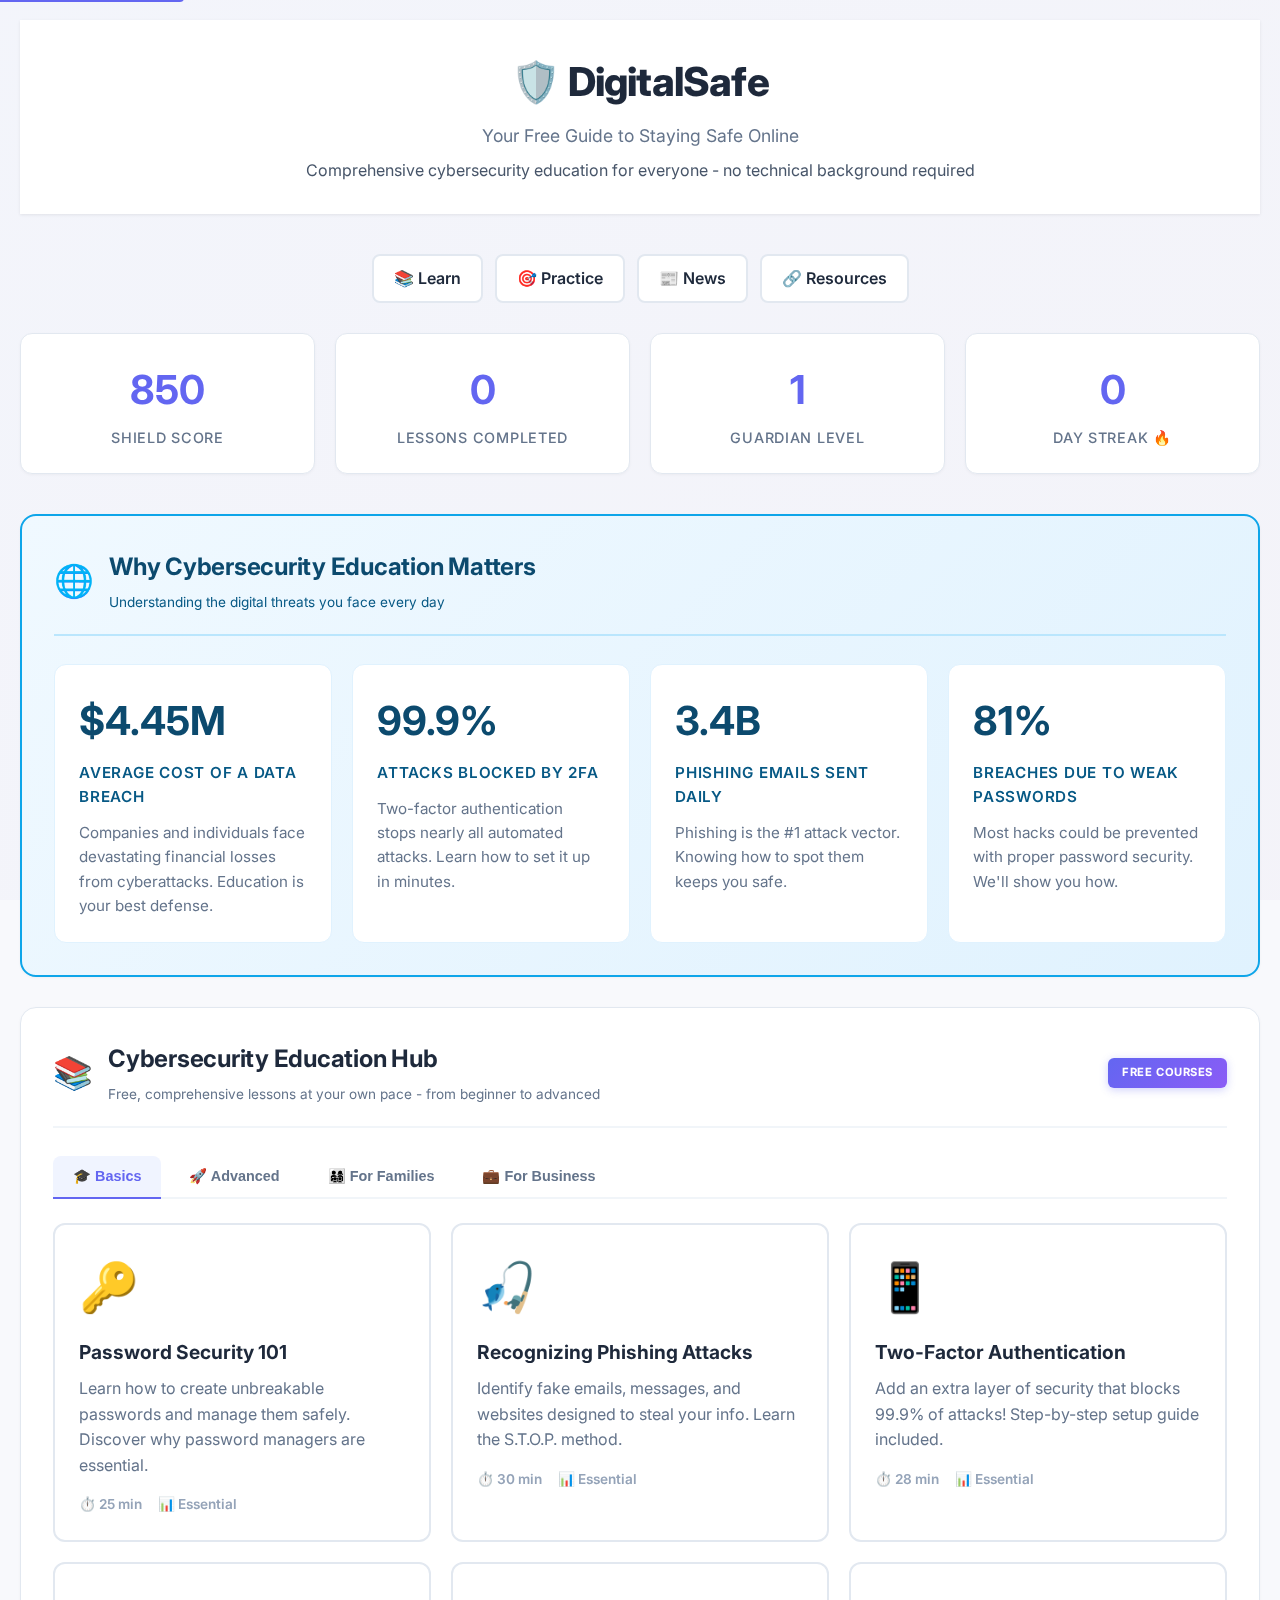
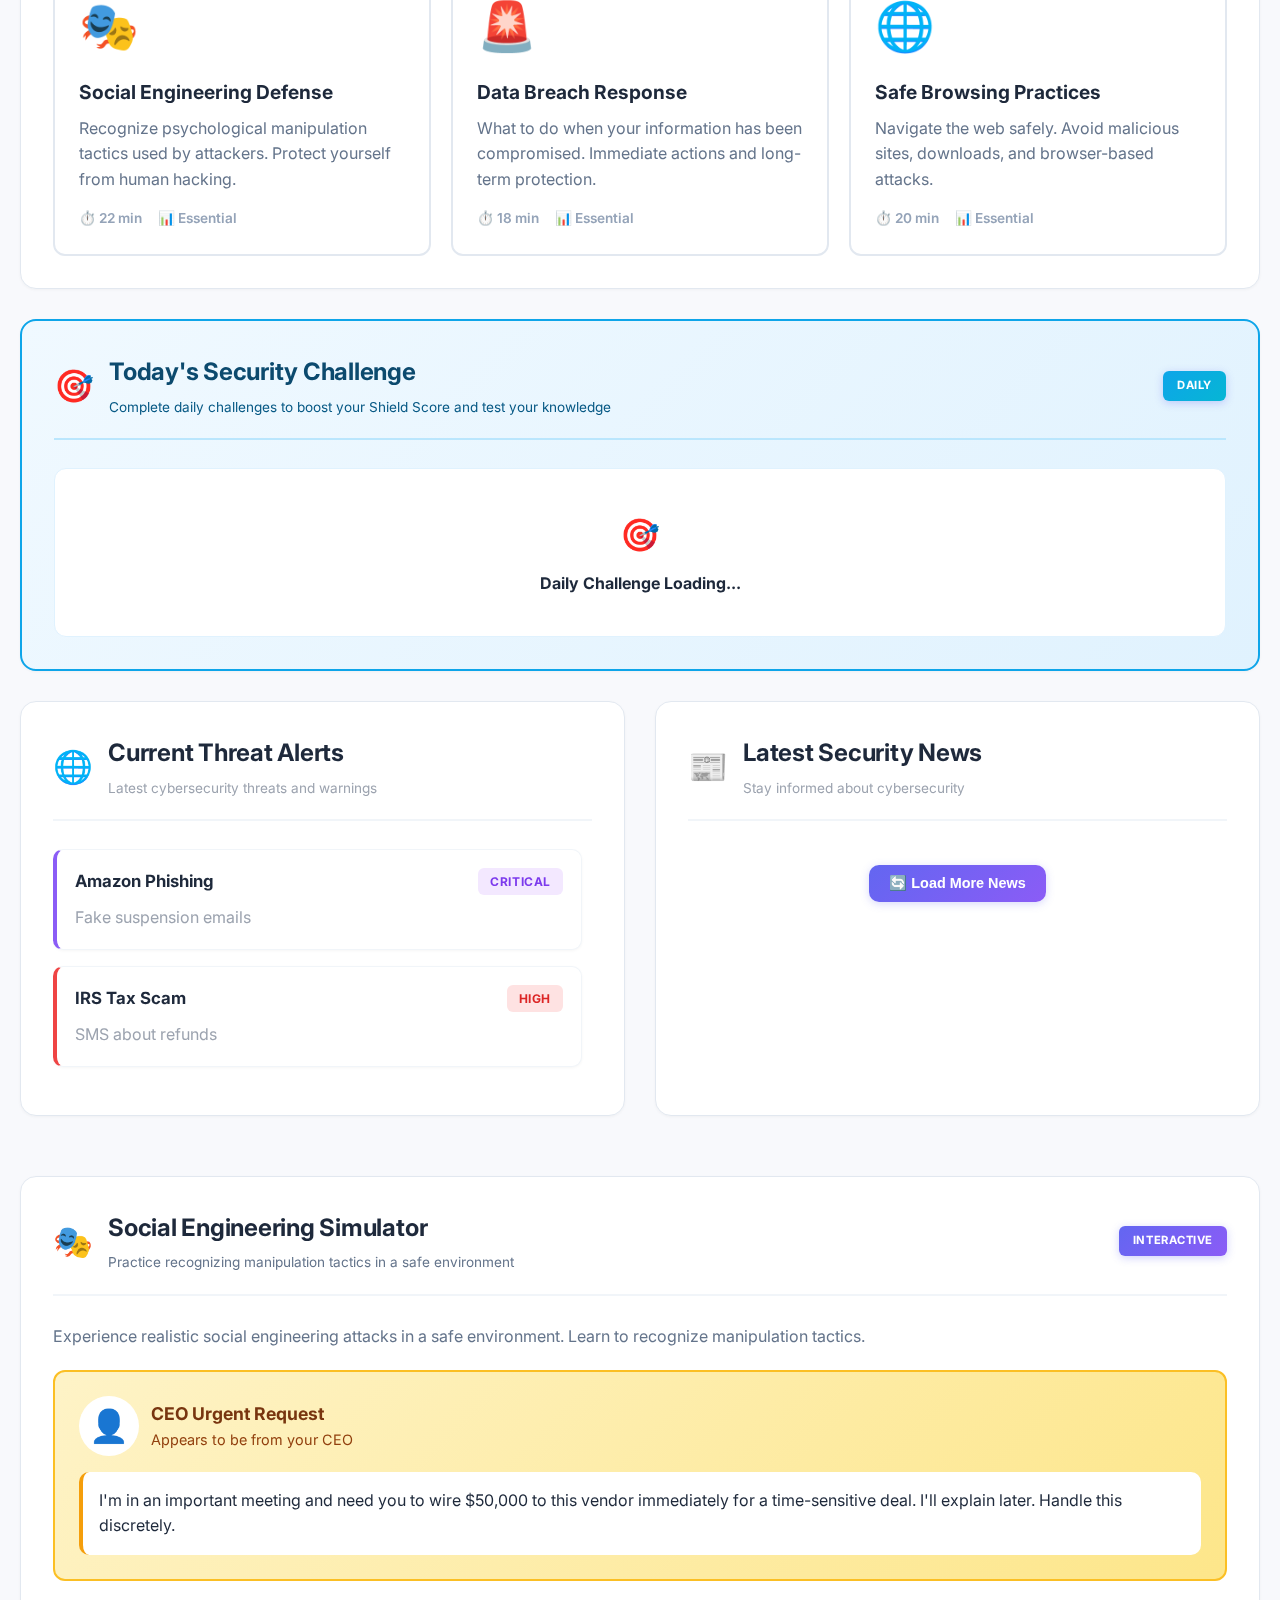
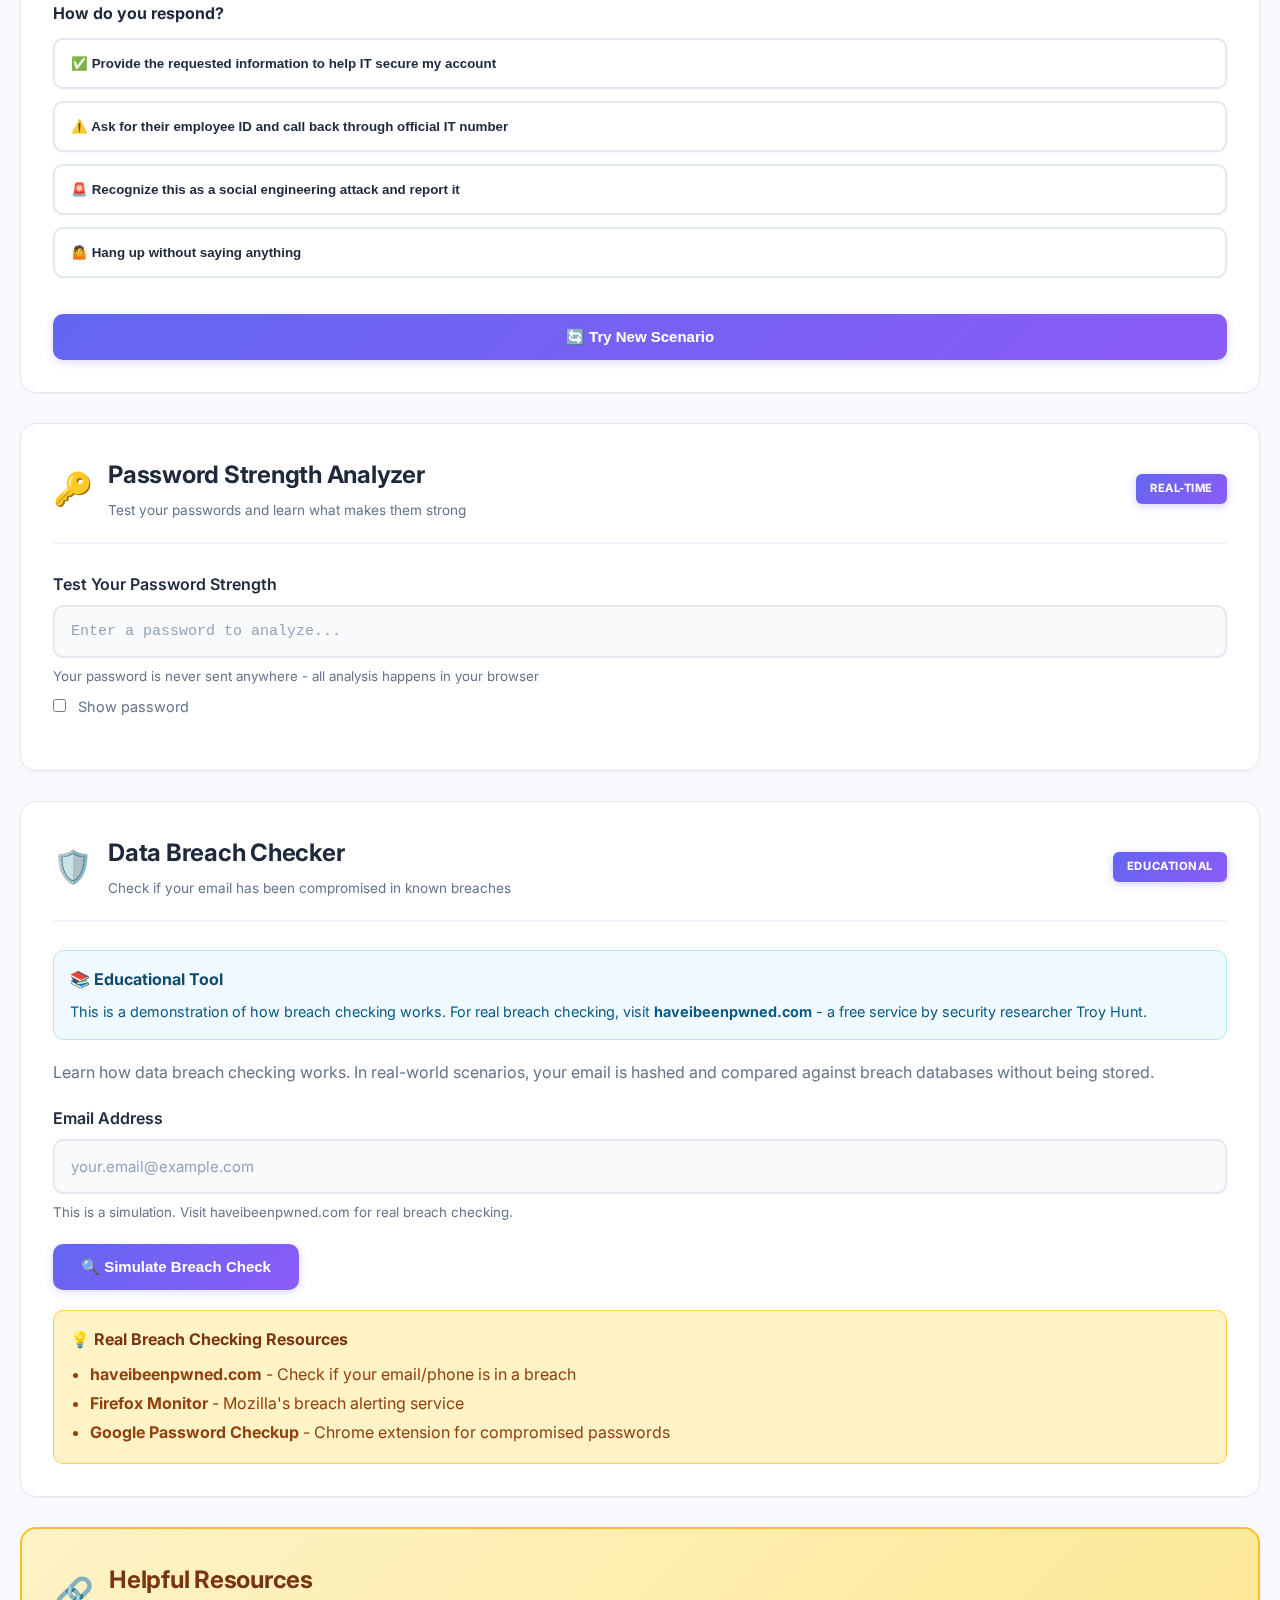
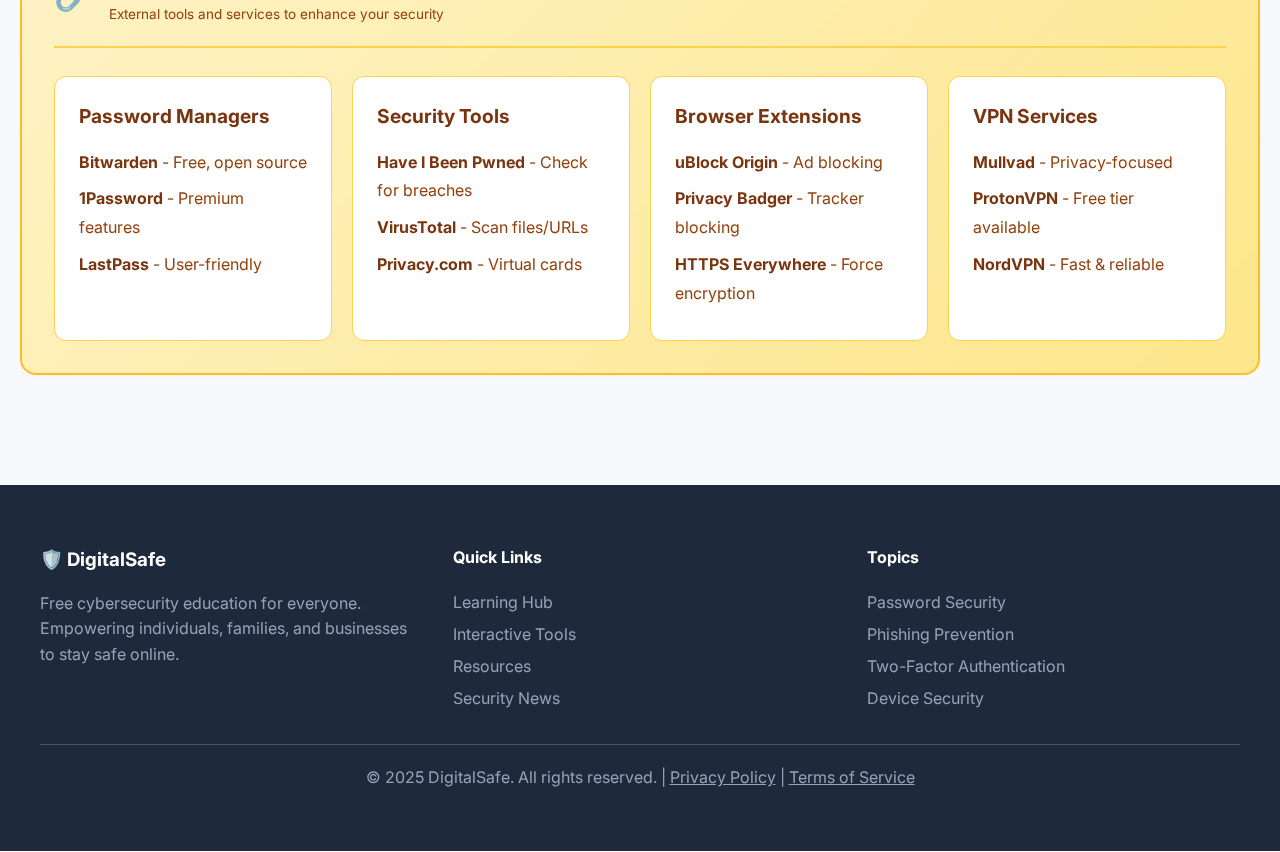
<file: index.html>
<!DOCTYPE html>
<html lang="en">
<head>
    <meta charset="UTF-8">
    <meta name="viewport" content="width=device-width, initial-scale=1.0">
    <meta name="description" content="Learn cybersecurity fundamentals with DigitalSafe. Free interactive lessons on password security, phishing prevention, two-factor authentication, and more. Protect yourself and your family online.">
    <meta name="keywords" content="cybersecurity, online safety, password security, phishing, two-factor authentication, internet safety, data breach, malware protection, digital privacy">
    <meta name="author" content="DigitalSafe">
    <meta name="robots" content="index, follow">
    
    <!-- Open Graph / Social Media -->
    <meta property="og:type" content="website">
    <meta property="og:title" content="DigitalSafe - Free Cybersecurity Education for Everyone">
    <meta property="og:description" content="Master online security with interactive lessons. Learn to protect against phishing, create strong passwords, and keep your data safe.">
    <meta property="og:url" content="https://digitalsafe.com">
    
    <!-- Twitter Card -->
    <meta name="twitter:card" content="summary_large_image">
    <meta name="twitter:title" content="DigitalSafe - Your Guide to Staying Safe Online">
    <meta name="twitter:description" content="Free cybersecurity education for individuals, families, and businesses.">
    
    <title>DigitalSafe - Free Cybersecurity Education & Online Safety Training</title>
    <link rel="stylesheet" type="text/css" href="styles.css">
    
    <!-- Canonical URL -->
    <link rel="canonical" href="https://digitalsafe.com">
    
    <!-- Structured Data for SEO -->
    <script type="application/ld+json">
    {
      "@context": "https://schema.org",
      "@type": "EducationalOrganization",
      "name": "DigitalSafe",
      "description": "Free cybersecurity education platform",
      "url": "https://digitalsafe.com",
      "sameAs": [
        "https://twitter.com/digitalsafe",
        "https://facebook.com/digitalsafe"
      ],
      "courseMode": "online",
      "availableLanguage": "en"
    }
    </script>
</head>
<body>
    <div class="cyber-bg"></div>
    
    <!-- Skip to main content for accessibility -->
    <a href="#main-content" class="skip-link">Skip to main content</a>
    
    <div class="achievement-popup" id="achievementPopup" role="alert" aria-live="polite">
        <div style="font-size: 2em; text-align: center; margin-bottom: 10px;">🏆</div>
        <div style="font-weight: bold; font-size: 1.2em; color: #1e293b;" id="achievementTitle"></div>
        <div style="opacity: 0.8; margin-top: 5px; color: #475569;" id="achievementDesc"></div>
    </div>

    <div class="container">
        <header role="banner">
            <h1>🛡️ DigitalSafe</h1>
            <p class="tagline">Your Free Guide to Staying Safe Online</p>
            <p class="subtitle">Comprehensive cybersecurity education for everyone - no technical background required</p>
        </header>

        <nav aria-label="Quick navigation" class="quick-nav">
            <a href="#learning-hub" class="nav-link">📚 Learn</a>
            <a href="#interactive-tools" class="nav-link">🎯 Practice</a>
            <a href="#security-news" class="nav-link">📰 News</a>
            <a href="#resources" class="nav-link">🔗 Resources</a>
        </nav>

        <div class="stats-bar" role="region" aria-label="Your progress statistics">
            <div class="stat-card">
                <div class="stat-value" id="shieldScore">850</div>
                <div class="stat-label">Shield Score</div>
            </div>
            <div class="stat-card">
                <div class="stat-value" id="lessonsCompleted">0</div>
                <div class="stat-label">Lessons Completed</div>
            </div>
            <div class="stat-card">
                <div class="stat-value" id="userLevel">1</div>
                <div class="stat-label">Guardian Level</div>
            </div>
            <div class="stat-card">
                <div class="stat-value" id="streakDays">0</div>
                <div class="stat-label">Day Streak 🔥</div>
            </div>
        </div>

        <!-- Why Cybersecurity Matters Section -->
        <section class="panel info-panel" style="grid-column: 1 / -1; background: linear-gradient(135deg, #f0f9ff 0%, #e0f2fe 100%); border: 2px solid #0ea5e9;">
            <div class="panel-header" style="border-bottom-color: #bae6fd;">
                <span class="panel-icon">🌐</span>
                <div>
                    <h2 class="panel-title" style="color: #0c4a6e;">Why Cybersecurity Education Matters</h2>
                    <p style="font-size: 0.85em; color: #075985; margin-top: 5px;">Understanding the digital threats you face every day</p>
                </div>
            </div>

            <div class="info-grid">
                <div class="info-card">
                    <div class="info-stat">$4.45M</div>
                    <div class="info-label">Average cost of a data breach</div>
                    <p>Companies and individuals face devastating financial losses from cyberattacks. Education is your best defense.</p>
                </div>
                <div class="info-card">
                    <div class="info-stat">99.9%</div>
                    <div class="info-label">Attacks blocked by 2FA</div>
                    <p>Two-factor authentication stops nearly all automated attacks. Learn how to set it up in minutes.</p>
                </div>
                <div class="info-card">
                    <div class="info-stat">3.4B</div>
                    <div class="info-label">Phishing emails sent daily</div>
                    <p>Phishing is the #1 attack vector. Knowing how to spot them keeps you safe.</p>
                </div>
                <div class="info-card">
                    <div class="info-stat">81%</div>
                    <div class="info-label">Breaches due to weak passwords</div>
                    <p>Most hacks could be prevented with proper password security. We'll show you how.</p>
                </div>
            </div>
        </section>

        <!-- Educational Learning Hub -->
        <section id="learning-hub" class="panel" style="grid-column: 1 / -1;">
            <div class="panel-header">
                <span class="panel-icon">📚</span>
                <div>
                    <h2 class="panel-title">Cybersecurity Education Hub</h2>
                    <p style="font-size: 0.85em; color: #64748b; margin-top: 5px;">Free, comprehensive lessons at your own pace - from beginner to advanced</p>
                </div>
                <span class="ai-badge">FREE COURSES</span>
            </div>

            <div class="tabs" role="tablist" style="margin-bottom: 24px;">
                <button class="tab active" role="tab" aria-selected="true" aria-controls="learning-basics" onclick="switchLearningTab('basics', event)">🎓 Basics</button>
                <button class="tab" role="tab" aria-selected="false" aria-controls="learning-advanced" onclick="switchLearningTab('advanced', event)">🚀 Advanced</button>
                <button class="tab" role="tab" aria-selected="false" aria-controls="learning-families" onclick="switchLearningTab('families', event)">👨‍👩‍👧‍👦 For Families</button>
                <button class="tab" role="tab" aria-selected="false" aria-controls="learning-business" onclick="switchLearningTab('business', event)">💼 For Business</button>
            </div>

            <div id="learning-basics" class="tab-content active" role="tabpanel">
                <div style="display: grid; grid-template-columns: repeat(auto-fit, minmax(280px, 1fr)); gap: 20px;">
                    <article class="lesson-card" onclick="openLesson('passwords')" tabindex="0" role="button" onkeypress="if(event.key==='Enter') openLesson('passwords')">
                        <div class="lesson-icon">🔑</div>
                        <h3>Password Security 101</h3>
                        <p>Learn how to create unbreakable passwords and manage them safely. Discover why password managers are essential.</p>
                        <div class="lesson-meta">
                            <span>⏱️ 25 min</span>
                            <span>📊 Essential</span>
                        </div>
                    </article>

                    <article class="lesson-card" onclick="openLesson('phishing')" tabindex="0" role="button" onkeypress="if(event.key==='Enter') openLesson('phishing')">
                        <div class="lesson-icon">🎣</div>
                        <h3>Recognizing Phishing Attacks</h3>
                        <p>Identify fake emails, messages, and websites designed to steal your info. Learn the S.T.O.P. method.</p>
                        <div class="lesson-meta">
                            <span>⏱️ 30 min</span>
                            <span>📊 Essential</span>
                        </div>
                    </article>

                    <article class="lesson-card" onclick="openLesson('2fa')" tabindex="0" role="button" onkeypress="if(event.key==='Enter') openLesson('2fa')">
                        <div class="lesson-icon">📱</div>
                        <h3>Two-Factor Authentication</h3>
                        <p>Add an extra layer of security that blocks 99.9% of attacks! Step-by-step setup guide included.</p>
                        <div class="lesson-meta">
                            <span>⏱️ 28 min</span>
                            <span>📊 Essential</span>
                        </div>
                    </article>

                    <article class="lesson-card" onclick="openLesson('social-engineering')" tabindex="0" role="button" onkeypress="if(event.key==='Enter') openLesson('social-engineering')">
                        <div class="lesson-icon">🎭</div>
                        <h3>Social Engineering Defense</h3>
                        <p>Recognize psychological manipulation tactics used by attackers. Protect yourself from human hacking.</p>
                        <div class="lesson-meta">
                            <span>⏱️ 22 min</span>
                            <span>📊 Essential</span>
                        </div>
                    </article>

                    <article class="lesson-card" onclick="openLesson('data-breaches')" tabindex="0" role="button" onkeypress="if(event.key==='Enter') openLesson('data-breaches')">
                        <div class="lesson-icon">🚨</div>
                        <h3>Data Breach Response</h3>
                        <p>What to do when your information has been compromised. Immediate actions and long-term protection.</p>
                        <div class="lesson-meta">
                            <span>⏱️ 18 min</span>
                            <span>📊 Essential</span>
                        </div>
                    </article>

                    <article class="lesson-card" onclick="openLesson('safe-browsing')" tabindex="0" role="button" onkeypress="if(event.key==='Enter') openLesson('safe-browsing')">
                        <div class="lesson-icon">🌐</div>
                        <h3>Safe Browsing Practices</h3>
                        <p>Navigate the web safely. Avoid malicious sites, downloads, and browser-based attacks.</p>
                        <div class="lesson-meta">
                            <span>⏱️ 20 min</span>
                            <span>📊 Essential</span>
                        </div>
                    </article>
                </div>
            </div>

            <div id="learning-advanced" class="tab-content" role="tabpanel">
                <div style="display: grid; grid-template-columns: repeat(auto-fit, minmax(280px, 1fr)); gap: 20px;">
                    <article class="lesson-card" onclick="openLesson('vpn')" tabindex="0" role="button" onkeypress="if(event.key==='Enter') openLesson('vpn')">
                        <div class="lesson-icon">🛡️</div>
                        <h3>VPNs and Encryption</h3>
                        <p>Protect your internet traffic and privacy with VPN technology. Learn when and how to use VPNs.</p>
                        <div class="lesson-meta">
                            <span>⏱️ 25 min</span>
                            <span>📊 Advanced</span>
                        </div>
                    </article>

                    <article class="lesson-card" onclick="openLesson('secure-devices')" tabindex="0" role="button" onkeypress="if(event.key==='Enter') openLesson('secure-devices')">
                        <div class="lesson-icon">💻</div>
                        <h3>Securing Your Devices</h3>
                        <p>Comprehensive security for phones, tablets, and computers. Encryption, updates, and more.</p>
                        <div class="lesson-meta">
                            <span>⏱️ 30 min</span>
                            <span>📊 Advanced</span>
                        </div>
                    </article>

                    <article class="lesson-card" onclick="openLesson('malware')" tabindex="0" role="button" onkeypress="if(event.key==='Enter') openLesson('malware')">
                        <div class="lesson-icon">🦠</div>
                        <h3>Understanding Malware</h3>
                        <p>Viruses, ransomware, spyware and how to protect yourself. Prevention and removal strategies.</p>
                        <div class="lesson-meta">
                            <span>⏱️ 28 min</span>
                            <span>📊 Advanced</span>
                        </div>
                    </article>

                    <article class="lesson-card" onclick="openLesson('privacy')" tabindex="0" role="button" onkeypress="if(event.key==='Enter') openLesson('privacy')">
                        <div class="lesson-icon">🔒</div>
                        <h3>Online Privacy Protection</h3>
                        <p>Control your data and protect your digital footprint. Social media privacy and browser security.</p>
                        <div class="lesson-meta">
                            <span>⏱️ 26 min</span>
                            <span>📊 Advanced</span>
                        </div>
                    </article>
                </div>
            </div>

            <div id="learning-families" class="tab-content" role="tabpanel">
                <div style="display: grid; grid-template-columns: repeat(auto-fit, minmax(280px, 1fr)); gap: 20px;">
                    <article class="lesson-card" onclick="openLesson('kids-safety')" tabindex="0" role="button" onkeypress="if(event.key==='Enter') openLesson('kids-safety')">
                        <div class="lesson-icon">👶</div>
                        <h3>Teaching Kids Internet Safety</h3>
                        <p>Age-appropriate strategies to keep children safe online. From toddlers to teens.</p>
                        <div class="lesson-meta">
                            <span>⏱️ 24 min</span>
                            <span>📊 For Parents</span>
                        </div>
                    </article>

                    <article class="lesson-card" onclick="openLesson('parental-controls')" tabindex="0" role="button" onkeypress="if(event.key==='Enter') openLesson('parental-controls')">
                        <div class="lesson-icon">🔧</div>
                        <h3>Setting Up Parental Controls</h3>
                        <p>Step-by-step guide for all devices and platforms. Screen time, content filtering, and monitoring.</p>
                        <div class="lesson-meta">
                            <span>⏱️ 28 min</span>
                            <span>📊 For Parents</span>
                        </div>
                    </article>

                    <article class="lesson-card" onclick="openLesson('elderly-safety')" tabindex="0" role="button" onkeypress="if(event.key==='Enter') openLesson('elderly-safety')">
                        <div class="lesson-icon">👴</div>
                        <h3>Protecting Seniors from Scams</h3>
                        <p>Help elderly family members avoid common online scams. Recognize and prevent fraud.</p>
                        <div class="lesson-meta">
                            <span>⏱️ 22 min</span>
                            <span>📊 For Caregivers</span>
                        </div>
                    </article>
                </div>
            </div>

            <div id="learning-business" class="tab-content" role="tabpanel">
                <div style="display: grid; grid-template-columns: repeat(auto-fit, minmax(280px, 1fr)); gap: 20px;">
                    <article class="lesson-card" onclick="openLesson('business-security')" tabindex="0" role="button" onkeypress="if(event.key==='Enter') openLesson('business-security')">
                        <div class="lesson-icon">🏢</div>
                        <h3>Small Business Cybersecurity</h3>
                        <p>Essential security practices for protecting your business from cyber threats.</p>
                        <div class="lesson-meta">
                            <span>⏱️ 32 min</span>
                            <span>📊 Business</span>
                        </div>
                    </article>

                    <article class="lesson-card" onclick="openLesson('employee-training')" tabindex="0" role="button" onkeypress="if(event.key==='Enter') openLesson('employee-training')">
                        <div class="lesson-icon">👥</div>
                        <h3>Employee Security Training</h3>
                        <p>Build a security-aware culture in your organization. Training programs and best practices.</p>
                        <div class="lesson-meta">
                            <span>⏱️ 35 min</span>
                            <span>📊 Business</span>
                        </div>
                    </article>

                    <article class="lesson-card" onclick="openLesson('incident-response')" tabindex="0" role="button" onkeypress="if(event.key==='Enter') openLesson('incident-response')">
                        <div class="lesson-icon">🚨</div>
                        <h3>Incident Response Planning</h3>
                        <p>Prepare for and respond to security incidents effectively. Create your response plan.</p>
                        <div class="lesson-meta">
                            <span>⏱️ 30 min</span>
                            <span>📊 Business</span>
                        </div>
                    </article>
                </div>
            </div>
        </section>

        <!-- Interactive Lesson Modal -->
        <div id="lessonModal" role="dialog" aria-modal="true" aria-labelledby="lessonTitle" style="display: none; position: fixed; top: 0; left: 0; right: 0; bottom: 0; background: rgba(0,0,0,0.8); z-index: 2000; overflow-y: auto; padding: 20px;">
            <div style="max-width: 900px; margin: 40px auto; background: white; border-radius: 20px; padding: 40px; position: relative;">
                <button onclick="closeLesson()" aria-label="Close lesson" style="position: absolute; top: 20px; right: 20px; background: #f1f5f9; border: none; width: 40px; height: 40px; border-radius: 50%; cursor: pointer; font-size: 1.5em; color: #64748b;">×</button>
                <div id="lessonContent"></div>
            </div>
        </div>

        <!-- News Article Modal -->
        <div id="newsModal" role="dialog" aria-modal="true" aria-labelledby="newsTitle" style="display: none; position: fixed; top: 0; left: 0; right: 0; bottom: 0; background: rgba(0,0,0,0.8); z-index: 2000; overflow-y: auto; padding: 20px;">
            <div style="max-width: 800px; margin: 40px auto; background: white; border-radius: 20px; padding: 40px; position: relative;">
                <button onclick="closeNews()" aria-label="Close article" style="position: absolute; top: 20px; right: 20px; background: #f1f5f9; border: none; width: 40px; height: 40px; border-radius: 50%; cursor: pointer; font-size: 1.5em; color: #64748b;">×</button>
                <div id="newsContent"></div>
            </div>
        </div>

        <!-- Daily Security Challenge -->
        <section id="interactive-tools" class="panel" style="background: linear-gradient(135deg, #f0f9ff 0%, #e0f2fe 100%); border: 2px solid #0ea5e9;">
            <div class="panel-header" style="border-bottom-color: #bae6fd;">
                <span class="panel-icon">🎯</span>
                <div>
                    <h2 class="panel-title" style="color: #0c4a6e;">Today's Security Challenge</h2>
                    <p style="font-size: 0.85em; color: #075985; margin-top: 5px;">Complete daily challenges to boost your Shield Score and test your knowledge</p>
                </div>
                <span class="ai-badge" style="background: linear-gradient(135deg, #0ea5e9, #06b6d4);">DAILY</span>
            </div>

            <div id="dailyChallenge" style="padding: 20px; background: white; border-radius: 12px; border: 1px solid #e0f2fe;">
                <!-- Populated by JavaScript -->
            </div>
        </section>

        <div class="main-grid">
            <!-- Live Threat Intelligence -->
            <article class="panel">
                <div class="panel-header">
                    <span class="panel-icon">🌐</span>
                    <div>
                        <h2 class="panel-title">Current Threat Alerts</h2>
                        <p style="font-size: 0.85em; color: #9ca3af; margin-top: 5px;">Latest cybersecurity threats and warnings</p>
                    </div>
                </div>

                <div class="community-feed" id="communityFeed">
                    <!-- Populated by JavaScript -->
                </div>
            </article>

            <!-- Security News -->
            <article id="security-news" class="panel">
                <div class="panel-header">
                    <span class="panel-icon">📰</span>
                    <div>
                        <h2 class="panel-title">Latest Security News</h2>
                        <p style="font-size: 0.85em; color: #9ca3af; margin-top: 5px;">Stay informed about cybersecurity</p>
                    </div>
                </div>

                <div class="news-feed" id="newsFeed">
                    <!-- Populated by JavaScript -->
                </div>

                <div style="margin-top: 16px; text-align: center;">
                    <button class="btn" onclick="loadMoreNews()" style="padding: 10px 20px; font-size: 0.9em;">
                        🔄 Load More News
                    </button>
                </div>
            </article>
        </div>

        <!-- Social Engineering Simulator -->
        <section class="panel">
            <div class="panel-header">
                <span class="panel-icon">🎭</span>
                <div>
                    <h2 class="panel-title">Social Engineering Simulator</h2>
                    <p style="font-size: 0.85em; color: #64748b; margin-top: 5px;">Practice recognizing manipulation tactics in a safe environment</p>
                </div>
                <span class="ai-badge">INTERACTIVE</span>
            </div>

            <p style="color: #64748b; margin-bottom: 20px;">Experience realistic social engineering attacks in a safe environment. Learn to recognize manipulation tactics.</p>

            <div id="socialEngScenario" style="background: linear-gradient(135deg, #fef3c7 0%, #fde68a 100%); border: 2px solid #fbbf24; border-radius: 12px; padding: 24px; margin-bottom: 20px;">
                <div style="display: flex; align-items: center; gap: 12px; margin-bottom: 16px;">
                    <div style="width: 60px; height: 60px; background: white; border-radius: 50%; display: flex; align-items: center; justify-content: center; font-size: 2em;">
                        👤
                    </div>
                    <div style="flex: 1;">
                        <div style="font-weight: 700; color: #78350f; font-size: 1.1em;" id="attackerName">Unknown Caller</div>
                        <div style="color: #92400e; font-size: 0.9em;" id="attackerRole">Claims to be from IT Support</div>
                    </div>
                </div>
                <div style="background: white; padding: 16px; border-radius: 10px; border-left: 4px solid #f59e0b;">
                    <div style="color: #1e293b; line-height: 1.6;" id="attackerMessage">
                        "Hi, this is John from IT. We've detected suspicious activity on your account. I need you to verify your username and password immediately to secure your account."
                    </div>
                </div>
            </div>

            <div style="margin-bottom: 20px;">
                <strong style="color: #1e293b; display: block; margin-bottom: 12px;">How do you respond?</strong>
                <div style="display: grid; gap: 12px;">
                    <button class="choice-btn" onclick="respondToSocialEng('comply')" style="text-align: left;">
                        ✅ Provide the requested information to help IT secure my account
                    </button>
                    <button class="choice-btn" onclick="respondToSocialEng('verify')" style="text-align: left;">
                        ⚠️ Ask for their employee ID and call back through official IT number
                    </button>
                    <button class="choice-btn" onclick="respondToSocialEng('suspicious')" style="text-align: left;">
                        🚨 Recognize this as a social engineering attack and report it
                    </button>
                    <button class="choice-btn" onclick="respondToSocialEng('ignore')" style="text-align: left;">
                        🤷 Hang up without saying anything
                    </button>
                </div>
            </div>

            <div id="socialEngResult" style="display: none; margin-top: 20px;" role="alert" aria-live="polite"></div>

            <button class="btn" onclick="loadNewSocialEngScenario()" style="width: 100%; margin-top: 16px;">
                🔄 Try New Scenario
            </button>
        </section>

        <!-- Password Strength Checker -->
        <section class="panel">
            <div class="panel-header">
                <span class="panel-icon">🔑</span>
                <div>
                    <h2 class="panel-title">Password Strength Analyzer</h2>
                    <p style="font-size: 0.85em; color: #64748b; margin-top: 5px;">Test your passwords and learn what makes them strong</p>
                </div>
                <span class="ai-badge">REAL-TIME</span>
            </div>

            <div class="input-group">
                <label for="passwordInput" style="color: #1e293b; font-weight: 600;">Test Your Password Strength</label>
                <input 
                    type="password" 
                    id="passwordInput" 
                    class="ai-input" 
                    placeholder="Enter a password to analyze..."
                    oninput="analyzePassword()"
                    style="font-family: monospace; min-height: auto;"
                    aria-describedby="passwordHelp"
                >
                <small id="passwordHelp" style="color: #64748b; display: block; margin-top: 8px;">
                    Your password is never sent anywhere - all analysis happens in your browser
                </small>
                <div style="margin-top: 8px;">
                    <label style="font-size: 0.9em; color: #64748b; font-weight: 400;">
                        <input type="checkbox" id="showPassword" onchange="togglePassword()" style="margin-right: 8px;">
                        Show password
                    </label>
                </div>
            </div>

            <div id="passwordStrengthResult" style="margin-top: 20px; display: none;">
                <div class="threat-meter" style="background: #f8fafc;">
                    <div style="margin-bottom: 15px; display: flex; justify-content: space-between; align-items: center;">
                        <strong style="font-size: 1.1em; color: #1e293b;">Strength Score</strong>
                        <span id="strengthPercentage" class="confidence-score">0%</span>
                    </div>
                    <div class="xp-bar" style="height: 12px; margin-top: 12px;" role="progressbar" aria-valuemin="0" aria-valuemax="100" aria-valuenow="0">
                        <div id="strengthBar" class="xp-fill" style="width: 0%"></div>
                    </div>
                    <div id="strengthLabel" style="text-align: center; margin-top: 12px; font-weight: 700; font-size: 1.1em;"></div>
                </div>

                <div id="passwordFeedback" style="margin-top: 16px;"></div>
            </div>
        </section>

        <!-- Breach Checker -->
        <section class="panel">
            <div class="panel-header">
                <span class="panel-icon">🛡️</span>
                <div>
                    <h2 class="panel-title">Data Breach Checker</h2>
                    <p style="font-size: 0.85em; color: #64748b; margin-top: 5px;">Check if your email has been compromised in known breaches</p>
                </div>
                <span class="ai-badge">EDUCATIONAL</span>
            </div>

            <div style="background: #f0f9ff; padding: 16px; border-radius: 10px; border: 1px solid #bae6fd; margin-bottom: 20px;">
                <strong style="color: #0c4a6e; display: block; margin-bottom: 8px;">📚 Educational Tool</strong>
                <p style="color: #075985; font-size: 0.9em; line-height: 1.6;">
                    This is a demonstration of how breach checking works. For real breach checking, visit <strong>haveibeenpwned.com</strong> - a free service by security researcher Troy Hunt.
                </p>
            </div>

            <p style="color: #64748b; margin-bottom: 20px;">Learn how data breach checking works. In real-world scenarios, your email is hashed and compared against breach databases without being stored.</p>

            <div class="input-group">
                <label for="breachEmail" style="color: #1e293b; font-weight: 600;">Email Address</label>
                <input 
                    type="email" 
                    id="breachEmail" 
                    class="ai-input" 
                    placeholder="your.email@example.com"
                    style="min-height: auto;"
                    aria-describedby="breachHelp"
                >
                <small id="breachHelp" style="color: #64748b; display: block; margin-top: 8px;">
                    This is a simulation. Visit haveibeenpwned.com for real breach checking.
                </small>
            </div>

            <button class="btn" onclick="checkBreach()">🔍 Simulate Breach Check</button>

            <div id="breachResult" style="margin-top: 20px; display: none;" role="alert" aria-live="polite"></div>

            <div style="background: #fef3c7; padding: 16px; border-radius: 10px; border: 1px solid #fcd34d; margin-top: 20px;">
                <strong style="color: #78350f; display: block; margin-bottom: 8px;">💡 Real Breach Checking Resources</strong>
                <ul style="color: #92400e; margin-left: 20px; line-height: 1.8;">
                    <li><strong>haveibeenpwned.com</strong> - Check if your email/phone is in a breach</li>
                    <li><strong>Firefox Monitor</strong> - Mozilla's breach alerting service</li>
                    <li><strong>Google Password Checkup</strong> - Chrome extension for compromised passwords</li>
                </ul>
            </div>
        </section>

        <!-- Resources Section -->
        <section id="resources" class="panel" style="grid-column: 1 / -1; background: linear-gradient(135deg, #fef3c7 0%, #fde68a 100%); border: 2px solid #fbbf24;">
            <div class="panel-header" style="border-bottom-color: #fcd34d;">
                <span class="panel-icon">🔗</span>
                <div>
                    <h2 class="panel-title" style="color: #78350f;">Helpful Resources</h2>
                    <p style="font-size: 0.85em; color: #92400e; margin-top: 5px;">External tools and services to enhance your security</p>
                </div>
            </div>

            <div class="resources-grid">
                <div class="resource-card">
                    <h3>Password Managers</h3>
                    <ul>
                        <li><strong>Bitwarden</strong> - Free, open source</li>
                        <li><strong>1Password</strong> - Premium features</li>
                        <li><strong>LastPass</strong> - User-friendly</li>
                    </ul>
                </div>

                <div class="resource-card">
                    <h3>Security Tools</h3>
                    <ul>
                        <li><strong>Have I Been Pwned</strong> - Check for breaches</li>
                        <li><strong>VirusTotal</strong> - Scan files/URLs</li>
                        <li><strong>Privacy.com</strong> - Virtual cards</li>
                    </ul>
                </div>

                <div class="resource-card">
                    <h3>Browser Extensions</h3>
                    <ul>
                        <li><strong>uBlock Origin</strong> - Ad blocking</li>
                        <li><strong>Privacy Badger</strong> - Tracker blocking</li>
                        <li><strong>HTTPS Everywhere</strong> - Force encryption</li>
                    </ul>
                </div>

                <div class="resource-card">
                    <h3>VPN Services</h3>
                    <ul>
                        <li><strong>Mullvad</strong> - Privacy-focused</li>
                        <li><strong>ProtonVPN</strong> - Free tier available</li>
                        <li><strong>NordVPN</strong> - Fast & reliable</li>
                    </ul>
                </div>
            </div>
        </section>

    </div>

    <footer role="contentinfo" style="background: #1e293b; color: white; padding: 40px 20px; margin-top: 60px;">
        <div class="container">
            <div style="display: grid; grid-template-columns: repeat(auto-fit, minmax(250px, 1fr)); gap: 40px; margin-bottom: 30px;">
                <div>
                    <h3 style="margin-bottom: 16px;">🛡️ DigitalSafe</h3>
                    <p style="color: #94a3b8; line-height: 1.6;">
                        Free cybersecurity education for everyone. Empowering individuals, families, and businesses to stay safe online.
                    </p>
                </div>
                <div>
                    <h4 style="margin-bottom: 16px;">Quick Links</h4>
                    <ul style="list-style: none; color: #94a3b8; line-height: 2;">
                        <li><a href="#learning-hub" style="color: #94a3b8; text-decoration: none;">Learning Hub</a></li>
                        <li><a href="#interactive-tools" style="color: #94a3b8; text-decoration: none;">Interactive Tools</a></li>
                        <li><a href="#resources" style="color: #94a3b8; text-decoration: none;">Resources</a></li>
                        <li><a href="#security-news" style="color: #94a3b8; text-decoration: none;">Security News</a></li>
                    </ul>
                </div>
                <div>
                    <h4 style="margin-bottom: 16px;">Topics</h4>
                    <ul style="list-style: none; color: #94a3b8; line-height: 2;">
                        <li>Password Security</li>
                        <li>Phishing Prevention</li>
                        <li>Two-Factor Authentication</li>
                        <li>Device Security</li>
                    </ul>
                </div>
            </div>
            <div style="border-top: 1px solid #475569; padding-top: 20px; text-align: center; color: #94a3b8;">
                <p>&copy; 2025 DigitalSafe. All rights reserved. | <a href="#" style="color: #94a3b8;">Privacy Policy</a> | <a href="#" style="color: #94a3b8;">Terms of Service</a></p>
            </div>
        </div>
    </footer>

    <script src="script.js"></script>
</body>
</html>
</file>
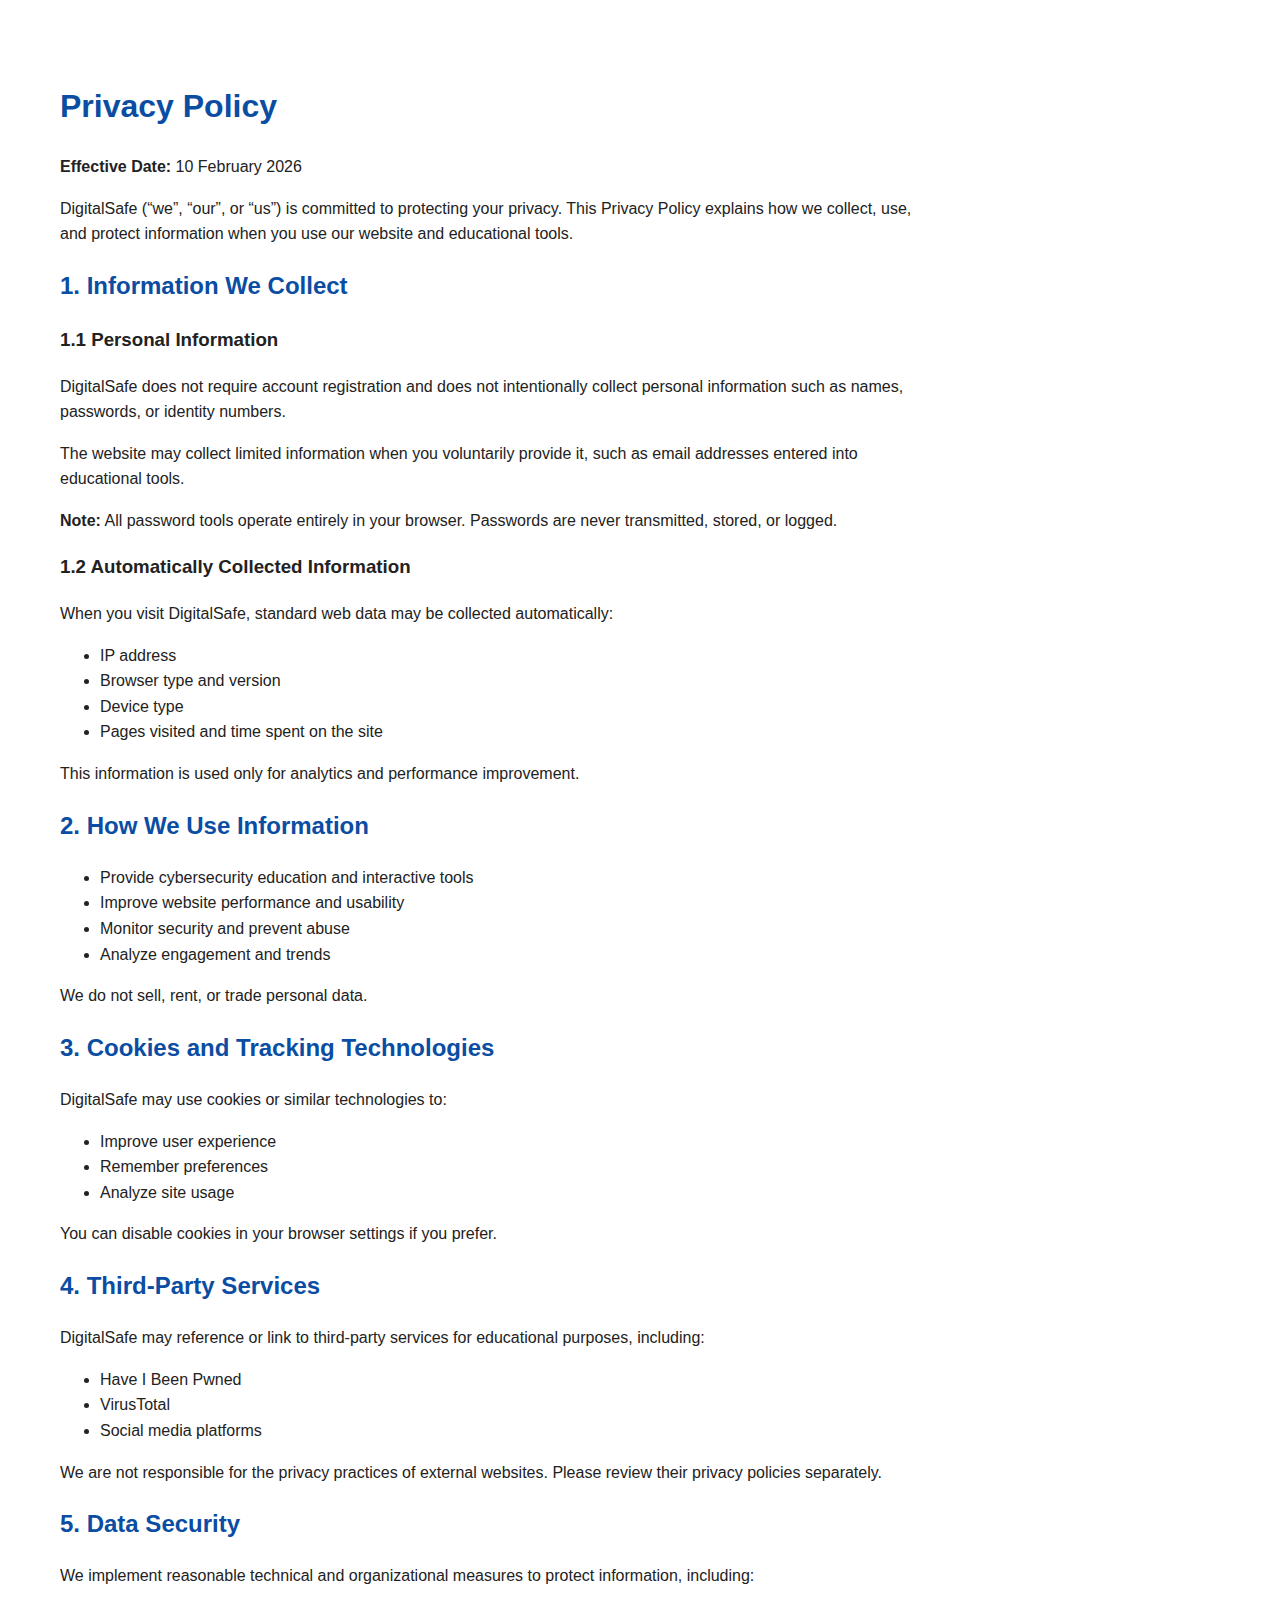
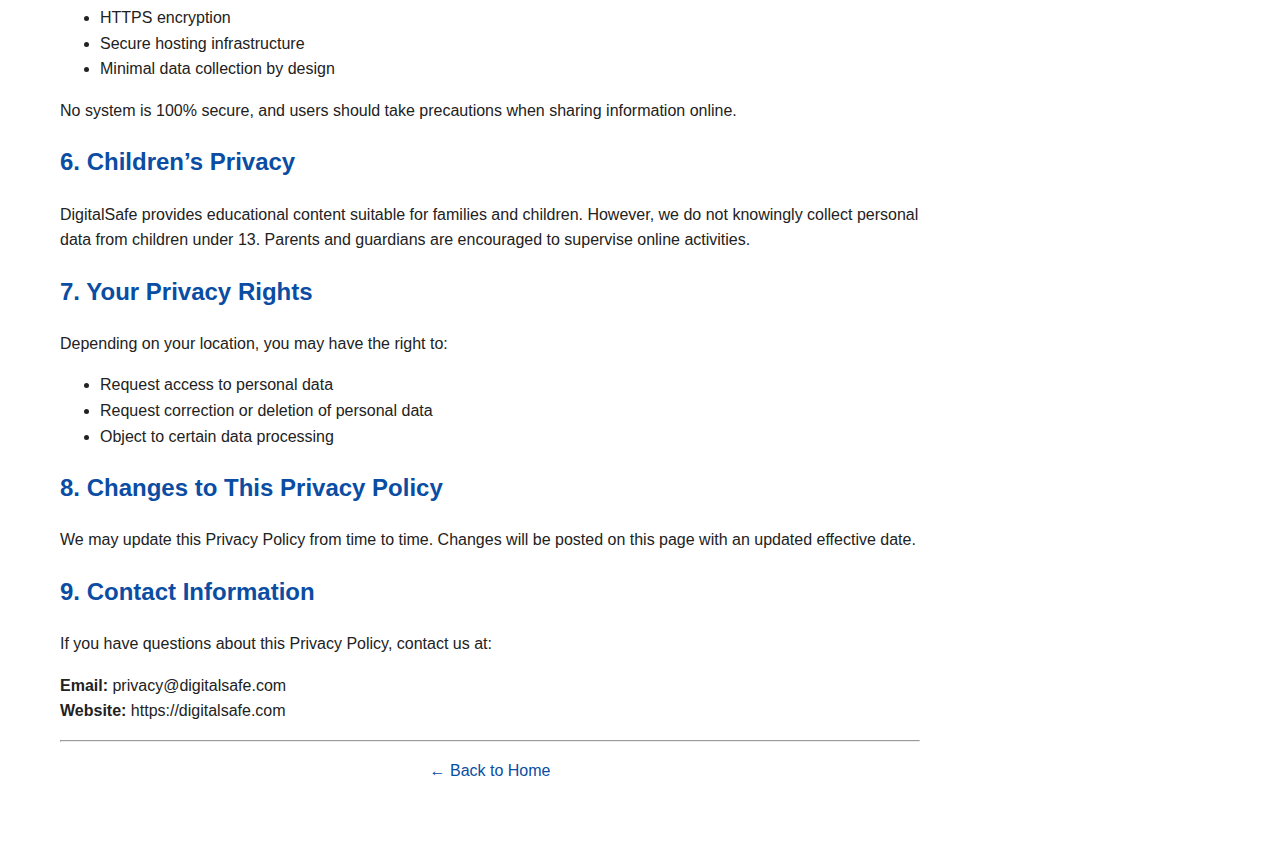
<file: privacy.html>
<!DOCTYPE html>
<html lang="en">
<head>
    <meta charset="UTF-8">
    <meta name="viewport" content="width=device-width, initial-scale=1.0">
    <title>Privacy Policy - DigitalSafe</title>
    <meta name="description" content="Privacy Policy for DigitalSafe cybersecurity education platform.">
    <style>
        body {
            font-family: Arial, sans-serif;
            line-height: 1.6;
            margin: 40px;
            max-width: 900px;
            color: #222;
        }
        h1, h2 {
            color: #0a4da3;
        }
        a {
            color: #0a4da3;
            text-decoration: none;
        }
    </style>
</head>
<body>

<div class="container" style="max-width: 900px; margin: 40px auto; padding: 20px;">
    <h1>Privacy Policy</h1>
    <p><strong>Effective Date:</strong> 10 February 2026</p>

    <p>
        DigitalSafe (“we”, “our”, or “us”) is committed to protecting your privacy.
        This Privacy Policy explains how we collect, use, and protect information
        when you use our website and educational tools.
    </p>

    <h2>1. Information We Collect</h2>

    <h3>1.1 Personal Information</h3>
    <p>
        DigitalSafe does not require account registration and does not intentionally
        collect personal information such as names, passwords, or identity numbers.
    </p>
    <p>
        The website may collect limited information when you voluntarily provide it,
        such as email addresses entered into educational tools.
    </p>
    <p><strong>Note:</strong> All password tools operate entirely in your browser.
        Passwords are never transmitted, stored, or logged.</p>

    <h3>1.2 Automatically Collected Information</h3>
    <p>
        When you visit DigitalSafe, standard web data may be collected automatically:
    </p>
    <ul>
        <li>IP address</li>
        <li>Browser type and version</li>
        <li>Device type</li>
        <li>Pages visited and time spent on the site</li>
    </ul>
    <p>
        This information is used only for analytics and performance improvement.
    </p>

    <h2>2. How We Use Information</h2>
    <ul>
        <li>Provide cybersecurity education and interactive tools</li>
        <li>Improve website performance and usability</li>
        <li>Monitor security and prevent abuse</li>
        <li>Analyze engagement and trends</li>
    </ul>
    <p>We do not sell, rent, or trade personal data.</p>

    <h2>3. Cookies and Tracking Technologies</h2>
    <p>
        DigitalSafe may use cookies or similar technologies to:
    </p>
    <ul>
        <li>Improve user experience</li>
        <li>Remember preferences</li>
        <li>Analyze site usage</li>
    </ul>
    <p>
        You can disable cookies in your browser settings if you prefer.
    </p>

    <h2>4. Third-Party Services</h2>
    <p>
        DigitalSafe may reference or link to third-party services for educational
        purposes, including:
    </p>
    <ul>
        <li>Have I Been Pwned</li>
        <li>VirusTotal</li>
        <li>Social media platforms</li>
    </ul>
    <p>
        We are not responsible for the privacy practices of external websites.
        Please review their privacy policies separately.
    </p>

    <h2>5. Data Security</h2>
    <p>
        We implement reasonable technical and organizational measures to protect
        information, including:
    </p>
    <ul>
        <li>HTTPS encryption</li>
        <li>Secure hosting infrastructure</li>
        <li>Minimal data collection by design</li>
    </ul>
    <p>
        No system is 100% secure, and users should take precautions when sharing
        information online.
    </p>

    <h2>6. Children’s Privacy</h2>
    <p>
        DigitalSafe provides educational content suitable for families and children.
        However, we do not knowingly collect personal data from children under 13.
        Parents and guardians are encouraged to supervise online activities.
    </p>

    <h2>7. Your Privacy Rights</h2>
    <p>
        Depending on your location, you may have the right to:
    </p>
    <ul>
        <li>Request access to personal data</li>
        <li>Request correction or deletion of personal data</li>
        <li>Object to certain data processing</li>
    </ul>

    <h2>8. Changes to This Privacy Policy</h2>
    <p>
        We may update this Privacy Policy from time to time.
        Changes will be posted on this page with an updated effective date.
    </p>

    <h2>9. Contact Information</h2>
    <p>
        If you have questions about this Privacy Policy, contact us at:
    </p>
    <p>
        <strong>Email:</strong> privacy@digitalsafe.com<br>
        <strong>Website:</strong> https://digitalsafe.com
    </p>

    <hr>
    <p style="text-align:center;">
        <a href="index.html">← Back to Home</a>
    </p>
</div>

</body>
</html>
</file>
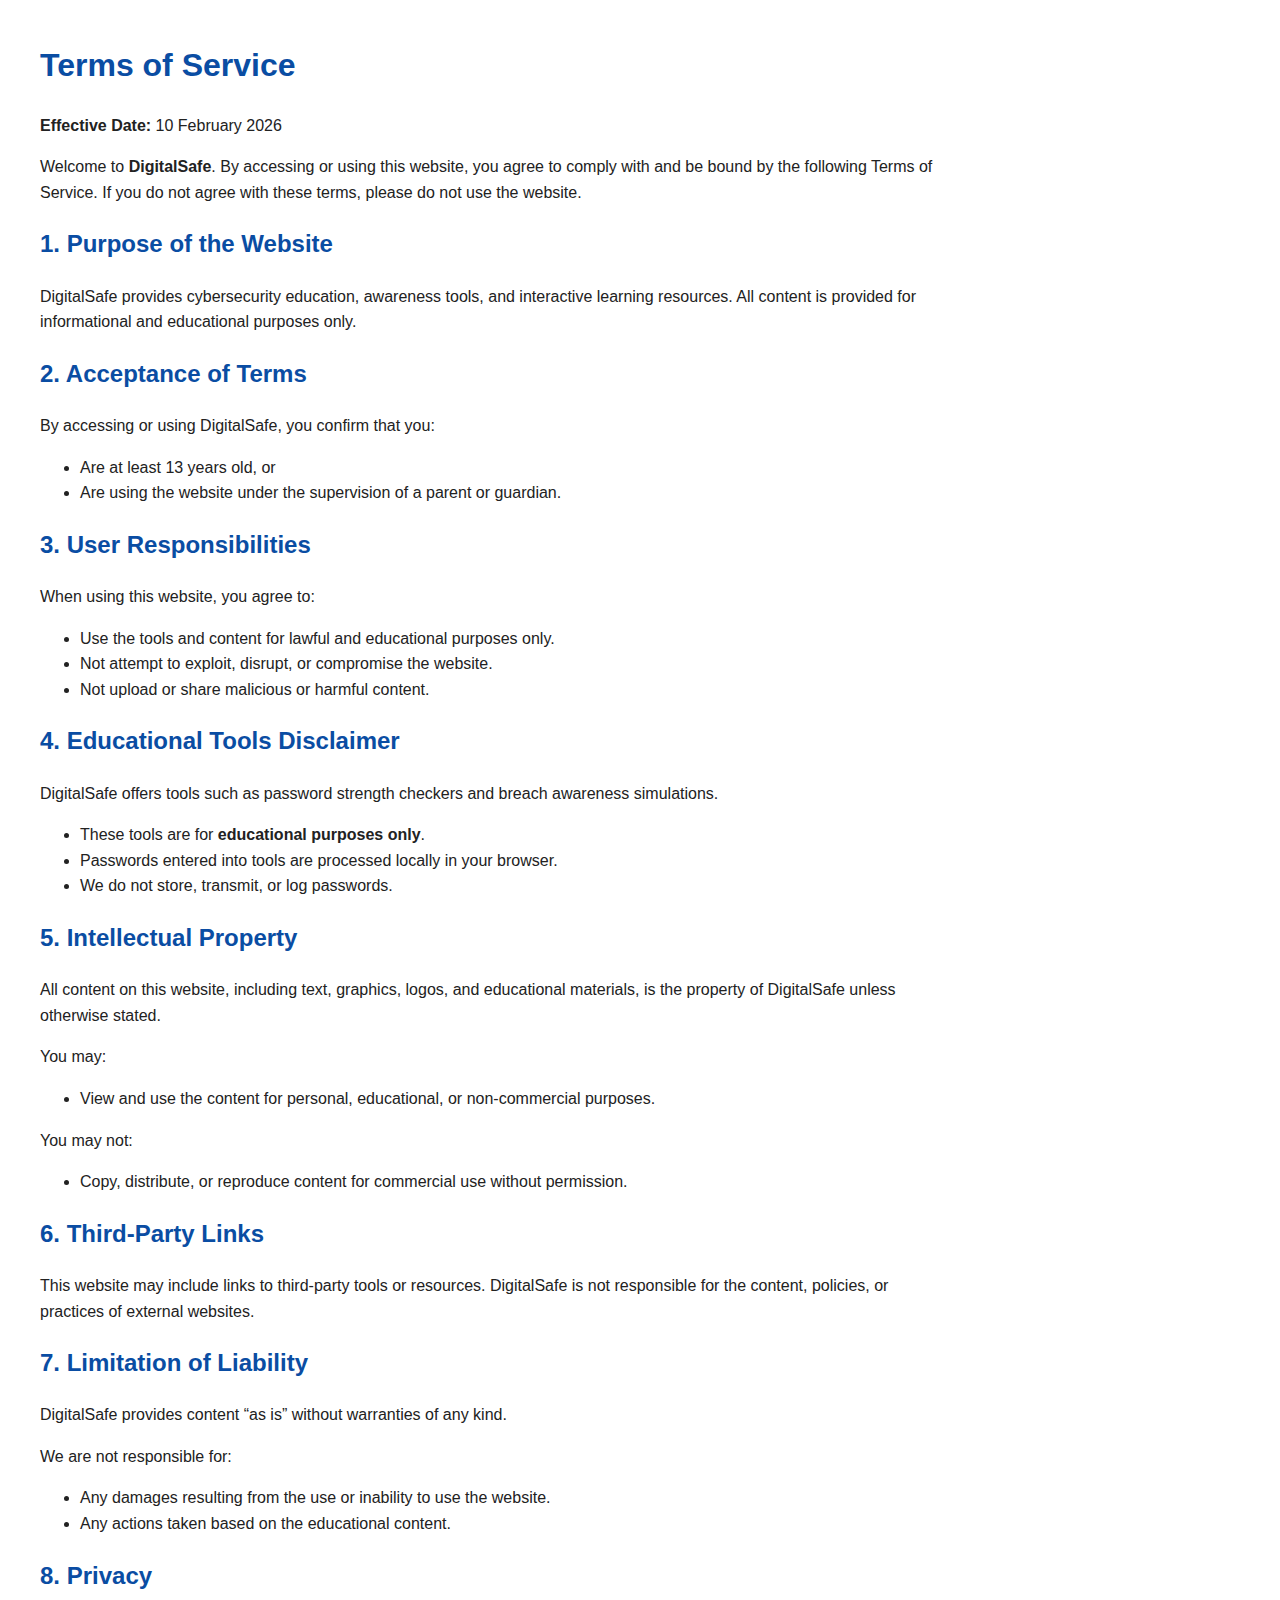
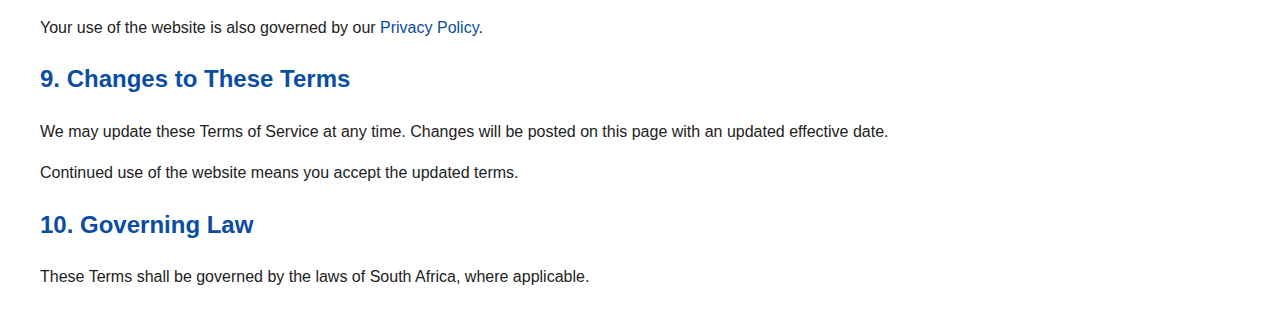
<file: terms.html>
<!DOCTYPE html>
<html lang="en">
<head>
    <meta charset="UTF-8">
    <meta name="viewport" content="width=device-width, initial-scale=1.0">
    <title>Terms of Service | DigitalSafe</title>
    <style>
        body {
            font-family: Arial, sans-serif;
            line-height: 1.6;
            margin: 40px;
            max-width: 900px;
            color: #222;
        }
        h1, h2 {
            color: #0a4da3;
        }
        a {
            color: #0a4da3;
            text-decoration: none;
        }
    </style>
</head>
<body>

<h1>Terms of Service</h1>
<p><strong>Effective Date:</strong> 10 February 2026</p>

<p>Welcome to <strong>DigitalSafe</strong>. By accessing or using this website, you agree to comply with and be bound by the following Terms of Service. If you do not agree with these terms, please do not use the website.</p>

<h2>1. Purpose of the Website</h2>
<p>DigitalSafe provides cybersecurity education, awareness tools, and interactive learning resources. All content is provided for informational and educational purposes only.</p>

<h2>2. Acceptance of Terms</h2>
<p>By accessing or using DigitalSafe, you confirm that you:</p>
<ul>
    <li>Are at least 13 years old, or</li>
    <li>Are using the website under the supervision of a parent or guardian.</li>
</ul>

<h2>3. User Responsibilities</h2>
<p>When using this website, you agree to:</p>
<ul>
    <li>Use the tools and content for lawful and educational purposes only.</li>
    <li>Not attempt to exploit, disrupt, or compromise the website.</li>
    <li>Not upload or share malicious or harmful content.</li>
</ul>

<h2>4. Educational Tools Disclaimer</h2>
<p>DigitalSafe offers tools such as password strength checkers and breach awareness simulations.</p>
<ul>
    <li>These tools are for <strong>educational purposes only</strong>.</li>
    <li>Passwords entered into tools are processed locally in your browser.</li>
    <li>We do not store, transmit, or log passwords.</li>
</ul>

<h2>5. Intellectual Property</h2>
<p>All content on this website, including text, graphics, logos, and educational materials, is the property of DigitalSafe unless otherwise stated.</p>
<p>You may:</p>
<ul>
    <li>View and use the content for personal, educational, or non-commercial purposes.</li>
</ul>
<p>You may not:</p>
<ul>
    <li>Copy, distribute, or reproduce content for commercial use without permission.</li>
</ul>

<h2>6. Third-Party Links</h2>
<p>This website may include links to third-party tools or resources. DigitalSafe is not responsible for the content, policies, or practices of external websites.</p>

<h2>7. Limitation of Liability</h2>
<p>DigitalSafe provides content “as is” without warranties of any kind.</p>
<p>We are not responsible for:</p>
<ul>
    <li>Any damages resulting from the use or inability to use the website.</li>
    <li>Any actions taken based on the educational content.</li>
</ul>

<h2>8. Privacy</h2>
<p>Your use of the website is also governed by our <a href="privacy.html">Privacy Policy</a>.</p>

<h2>9. Changes to These Terms</h2>
<p>We may update these Terms of Service at any time. Changes will be posted on this page with an updated effective date.</p>
<p>Continued use of the website means you accept the updated terms.</p>

<h2>10. Governing Law</h2>
<p>These Terms shall be governed by the laws of South Africa, where applicable.</p>


</body>
</html>
</file>
<file: styles.css>
@import url('https://fonts.googleapis.com/css2?family=Inter:wght@300;400;500;600;700;800&display=swap');

* {
    margin: 0;
    padding: 0;
    box-sizing: border-box;
}

body {
    font-family: 'Inter', -apple-system, BlinkMacSystemFont, 'Segoe UI', Roboto, sans-serif;
    background: #f8f9fc;
    color: #1e293b;
    min-height: 100vh;
    line-height: 1.6;
}

.cyber-bg {
    position: fixed;
    top: 0;
    left: 0;
    width: 100%;
    height: 100%;
    background: linear-gradient(135deg, #667eea 0%, #764ba2 100%);
    opacity: 0.03;
    pointer-events: none;
    z-index: 0;
}

/* Skip link for accessibility */
.skip-link {
    position: absolute;
    top: -40px;
    left: 0;
    background: #6366f1;
    color: white;
    padding: 8px 16px;
    text-decoration: none;
    border-radius: 0 0 4px 0;
    z-index: 100;
}

.skip-link:focus {
    top: 0;
}

.container {
    max-width: 1400px;
    margin: 0 auto;
    padding: 20px;
    position: relative;
    z-index: 1;
}

header {
    background: white;
    box-shadow: 0 1px 3px rgba(0,0,0,0.08);
    padding: 30px 0;
    margin-bottom: 40px;
    text-align: center;
}

header h1 {
    font-size: 2.5em;
    color: #1e293b;
    margin-bottom: 8px;
    font-weight: 800;
    letter-spacing: -0.02em;
}

.tagline {
    color: #64748b;
    font-size: 1.1em;
    font-weight: 400;
}

.subtitle {
    color: #475569;
    font-size: 1em;
    margin-top: 8px;
    font-weight: 400;
}

/* Navigation */
.quick-nav {
    display: flex;
    gap: 12px;
    margin-bottom: 30px;
    flex-wrap: wrap;
    justify-content: center;
}

.nav-link {
    padding: 10px 20px;
    background: white;
    border: 2px solid #e2e8f0;
    border-radius: 8px;
    text-decoration: none;
    color: #1e293b;
    font-weight: 600;
    transition: all 0.3s ease;
}

.nav-link:hover, .nav-link:focus {
    background: #6366f1;
    color: white;
    border-color: #6366f1;
    transform: translateY(-2px);
    outline: none;
}

.stats-bar {
    display: grid;
    grid-template-columns: repeat(auto-fit, minmax(200px, 1fr));
    gap: 20px;
    margin-bottom: 40px;
}

.stat-card {
    background: white;
    border: 1px solid #e2e8f0;
    border-radius: 12px;
    padding: 24px;
    text-align: center;
    transition: all 0.3s ease;
    box-shadow: 0 1px 3px rgba(0,0,0,0.04);
}

.stat-card:hover {
    box-shadow: 0 4px 12px rgba(0,0,0,0.08);
    transform: translateY(-2px);
}

.stat-value {
    font-size: 2.5em;
    font-weight: 700;
    color: #6366f1;
    margin-bottom: 4px;
}

.stat-label {
    color: #64748b;
    font-size: 0.9em;
    font-weight: 500;
    text-transform: uppercase;
    letter-spacing: 0.05em;
}

/* Info Panel */
.info-panel {
    margin-bottom: 30px;
}

.info-grid {
    display: grid;
    grid-template-columns: repeat(auto-fit, minmax(250px, 1fr));
    gap: 20px;
    margin-top: 20px;
}

.info-card {
    background: white;
    padding: 24px;
    border-radius: 12px;
    border: 1px solid #e0f2fe;
    transition: all 0.3s ease;
}

.info-card:hover {
    box-shadow: 0 4px 12px rgba(0,0,0,0.08);
    transform: translateY(-2px);
}

.info-stat {
    font-size: 2.5em;
    font-weight: 700;
    color: #0c4a6e;
    margin-bottom: 8px;
}

.info-label {
    font-weight: 600;
    color: #075985;
    margin-bottom: 12px;
    font-size: 0.95em;
    text-transform: uppercase;
    letter-spacing: 0.05em;
}

.info-card p {
    color: #64748b;
    line-height: 1.6;
    font-size: 0.95em;
}

.main-grid {
    display: grid;
    grid-template-columns: 1fr 1fr;
    gap: 30px;
    margin-bottom: 30px;
}

.panel {
    background: white;
    border: 1px solid #e2e8f0;
    border-radius: 16px;
    padding: 32px;
    box-shadow: 0 1px 3px rgba(0,0,0,0.04);
    transition: all 0.3s ease;
    margin-bottom: 30px;
}

.panel:hover {
    box-shadow: 0 4px 16px rgba(0,0,0,0.06);
}

.panel-header {
    display: flex;
    align-items: center;
    gap: 15px;
    margin-bottom: 28px;
    padding-bottom: 20px;
    border-bottom: 2px solid #f1f5f9;
    flex-wrap: wrap;
}

.panel-icon {
    font-size: 2em;
}

.panel-title {
    font-size: 1.5em;
    font-weight: 700;
    color: #1e293b;
    letter-spacing: -0.01em;
    flex: 1;
    min-width: 200px;
}

.ai-badge {
    background: linear-gradient(135deg, #6366f1 0%, #8b5cf6 100%);
    padding: 6px 14px;
    border-radius: 6px;
    font-size: 0.7em;
    font-weight: 700;
    text-transform: uppercase;
    letter-spacing: 0.05em;
    margin-left: auto;
    color: white;
    box-shadow: 0 2px 8px rgba(99, 102, 241, 0.3);
}

.input-container {
    position: relative;
    margin-bottom: 20px;
}

.input-group {
    margin-bottom: 20px;
}

.input-group label {
    display: block;
    margin-bottom: 8px;
    color: #1e293b;
    font-weight: 600;
}

.ai-input {
    width: 100%;
    background: #f8fafc;
    border: 2px solid #e2e8f0;
    border-radius: 10px;
    padding: 16px;
    color: #1e293b;
    font-size: 15px;
    font-family: inherit;
    resize: vertical;
    min-height: 120px;
    transition: all 0.2s ease;
}

.ai-input:focus {
    outline: none;
    border-color: #6366f1;
    background: white;
    box-shadow: 0 0 0 3px rgba(99, 102, 241, 0.1);
}

.ai-input::placeholder {
    color: #94a3b8;
}

.btn {
    background: linear-gradient(135deg, #6366f1 0%, #8b5cf6 100%);
    color: white;
    border: none;
    padding: 14px 28px;
    border-radius: 10px;
    font-size: 15px;
    font-weight: 600;
    cursor: pointer;
    transition: all 0.3s ease;
    position: relative;
    overflow: hidden;
    box-shadow: 0 2px 8px rgba(99, 102, 241, 0.25);
}

.btn:hover {
    transform: translateY(-2px);
    box-shadow: 0 4px 16px rgba(99, 102, 241, 0.35);
}

.btn:active {
    transform: translateY(0);
}

.btn:disabled {
    opacity: 0.6;
    cursor: not-allowed;
    transform: none;
}

.btn.analyzing::before {
    content: '';
    position: absolute;
    top: 0;
    left: -100%;
    width: 100%;
    height: 100%;
    background: linear-gradient(90deg, transparent, rgba(255,255,255,0.3), transparent);
    animation: shimmer 1.5s infinite;
}

@keyframes shimmer {
    100% { left: 100%; }
}

.threat-meter {
    background: #f8fafc;
    border-radius: 12px;
    padding: 24px;
    margin: 20px 0;
    border: 1px solid #e2e8f0;
}

.confidence-score {
    display: inline-block;
    background: #dbeafe;
    padding: 6px 14px;
    border-radius: 6px;
    font-size: 0.85em;
    font-weight: 700;
    color: #1e40af;
    border: 1px solid #bfdbfe;
}

.choice-btn {
    width: 100%;
    padding: 16px;
    border: 2px solid #e2e8f0;
    background: white;
    border-radius: 10px;
    cursor: pointer;
    transition: all 0.3s ease;
    font-weight: 600;
    color: #1e293b;
    box-shadow: 0 1px 3px rgba(0,0,0,0.04);
    text-align: left;
}

.choice-btn:hover {
    background: #f8fafc;
    border-color: #cbd5e1;
    transform: translateY(-2px);
    box-shadow: 0 4px 12px rgba(0,0,0,0.08);
}

.choice-btn.correct {
    background: #dcfce7;
    border-color: #22c55e;
    color: #166534;
}

.choice-btn.incorrect {
    background: #fee2e2;
    border-color: #ef4444;
    color: #991b1b;
}

.community-feed {
    max-height: 500px;
    overflow-y: auto;
    padding-right: 10px;
}

.community-feed::-webkit-scrollbar {
    width: 10px;
}

.community-feed::-webkit-scrollbar-track {
    background: #f1f5f9;
    border-radius: 10px;
}

.community-feed::-webkit-scrollbar-thumb {
    background: #cbd5e1;
    border-radius: 10px;
}

.community-feed::-webkit-scrollbar-thumb:hover {
    background: #94a3b8;
}

.threat-alert {
    background: white;
    border-left: 4px solid;
    border-radius: 10px;
    padding: 18px;
    margin-bottom: 16px;
    transition: all 0.2s ease;
    border-top: 1px solid #f1f5f9;
    border-right: 1px solid #f1f5f9;
    border-bottom: 1px solid #f1f5f9;
    box-shadow: 0 1px 3px rgba(0,0,0,0.04);
}

.threat-alert:hover {
    box-shadow: 0 4px 12px rgba(0,0,0,0.08);
    transform: translateX(4px);
}

.threat-alert.critical { border-left-color: #8b5cf6; }
.threat-alert.high { border-left-color: #ef4444; }
.threat-alert.medium { border-left-color: #f59e0b; }
.threat-alert.low { border-left-color: #10b981; }

.alert-header {
    display: flex;
    justify-content: space-between;
    align-items: center;
    margin-bottom: 10px;
    flex-wrap: wrap;
    gap: 8px;
}

.alert-title {
    font-weight: 700;
    font-size: 1.05em;
    color: #1e293b;
}

.alert-time {
    color: #94a3b8;
    font-size: 0.85em;
    font-weight: 500;
}

.threat-alert p {
    color: #64748b;
    line-height: 1.6;
    margin: 8px 0;
}

.alert-badge {
    display: inline-block;
    padding: 4px 12px;
    border-radius: 6px;
    font-size: 0.75em;
    font-weight: 700;
    text-transform: uppercase;
    letter-spacing: 0.05em;
}

.alert-badge.critical { background: #f3e8ff; color: #7c3aed; }
.alert-badge.high { background: #fee2e2; color: #dc2626; }
.alert-badge.medium { background: #fef3c7; color: #d97706; }
.alert-badge.low { background: #d1fae5; color: #059669; }

.xp-bar {
    background: #e2e8f0;
    height: 8px;
    border-radius: 10px;
    overflow: hidden;
    margin-top: 12px;
}

.xp-fill {
    height: 100%;
    background: linear-gradient(90deg, #6366f1, #8b5cf6);
    transition: width 1s ease-out;
    box-shadow: 0 0 8px rgba(99, 102, 241, 0.4);
}

.achievement-popup {
    position: fixed;
    top: 24px;
    right: 24px;
    background: white;
    padding: 24px 32px;
    border-radius: 12px;
    box-shadow: 0 10px 40px rgba(0,0,0,0.15);
    display: none;
    z-index: 1000;
    animation: slideInRight 0.5s ease-out;
    border: 2px solid #6366f1;
    max-width: 320px;
}

.achievement-popup.show {
    display: block;
}

@keyframes slideInRight {
    from { transform: translateX(400px); opacity: 0; }
    to { transform: translateX(0); opacity: 1; }
}

.tabs {
    display: flex;
    gap: 8px;
    margin-bottom: 24px;
    border-bottom: 2px solid #f1f5f9;
    padding-bottom: 0;
    flex-wrap: wrap;
}

.tab {
    padding: 12px 20px;
    cursor: pointer;
    border-radius: 8px 8px 0 0;
    transition: all 0.2s ease;
    color: #64748b;
    font-weight: 600;
    font-size: 0.9em;
    background: transparent;
    border: none;
}

.tab:hover {
    color: #1e293b;
    background: #f8fafc;
}

.tab.active {
    color: #6366f1;
    background: #f0f4ff;
    border-bottom: 2px solid #6366f1;
    margin-bottom: -2px;
}

.tab-content {
    display: none;
}

.tab-content.active {
    display: block;
    animation: fadeIn 0.3s;
}

@keyframes fadeIn {
    from { opacity: 0; }
    to { opacity: 1; }
}

.lesson-card {
    background: white;
    border: 2px solid #e2e8f0;
    border-radius: 12px;
    padding: 24px;
    cursor: pointer;
    transition: all 0.3s ease;
}

.lesson-card:hover, .lesson-card:focus {
    border-color: #6366f1;
    box-shadow: 0 8px 24px rgba(99, 102, 241, 0.15);
    transform: translateY(-4px);
    outline: none;
}

.lesson-icon {
    font-size: 3em;
    margin-bottom: 12px;
}

.lesson-card h3 {
    color: #1e293b;
    font-size: 1.2em;
    margin-bottom: 8px;
    font-weight: 700;
}

.lesson-card p {
    color: #64748b;
    line-height: 1.6;
    margin-bottom: 16px;
}

.lesson-meta {
    display: flex;
    gap: 16px;
    font-size: 0.85em;
    color: #94a3b8;
    font-weight: 600;
    flex-wrap: wrap;
}

.lesson-section {
    margin-bottom: 32px;
}

.lesson-section h2 {
    color: #1e293b;
    font-size: 1.8em;
    margin-bottom: 16px;
    padding-bottom: 12px;
    border-bottom: 3px solid #6366f1;
}

.lesson-section h3 {
    color: #475569;
    font-size: 1.3em;
    margin: 24px 0 12px 0;
}

.lesson-tip {
    background: #f0f9ff;
    border-left: 4px solid #0ea5e9;
    padding: 16px;
    margin: 16px 0;
    border-radius: 8px;
}

.lesson-warning {
    background: #fef2f2;
    border-left: 4px solid #ef4444;
    padding: 16px;
    margin: 16px 0;
    border-radius: 8px;
}

.lesson-example {
    background: #f8fafc;
    border: 1px solid #e2e8f0;
    padding: 16px;
    margin: 16px 0;
    border-radius: 8px;
    font-family: monospace;
}

/* News Feed */
.news-feed {
    display: flex;
    flex-direction: column;
    gap: 16px;
}

.news-item {
    background: #f8fafc;
    padding: 20px;
    border-radius: 10px;
    border: 1px solid #e2e8f0;
    transition: all 0.3s ease;
}

.news-item:hover {
    box-shadow: 0 4px 12px rgba(0,0,0,0.08);
    transform: translateX(4px);
}

.news-item h3 {
    color: #1e293b;
    font-size: 1.1em;
    margin-bottom: 8px;
    font-weight: 600;
}

.news-item p {
    color: #64748b;
    line-height: 1.6;
    margin-bottom: 12px;
}

.news-link {
    color: #6366f1;
    text-decoration: none;
    font-weight: 600;
    transition: all 0.2s ease;
}

.news-link:hover, .news-link:focus {
    color: #4f46e5;
    text-decoration: underline;
}

/* Resources Grid */
.resources-grid {
    display: grid;
    grid-template-columns: repeat(auto-fit, minmax(250px, 1fr));
    gap: 20px;
    margin-top: 20px;
}

.resource-card {
    background: white;
    padding: 24px;
    border-radius: 12px;
    border: 1px solid #fcd34d;
}

.resource-card h3 {
    color: #78350f;
    font-size: 1.2em;
    margin-bottom: 16px;
    font-weight: 700;
}

.resource-card ul {
    list-style: none;
    color: #92400e;
    line-height: 1.8;
}

.resource-card ul li {
    margin-bottom: 8px;
}

.resource-card strong {
    color: #78350f;
}

/* Improved button accessibility */
button:focus, .btn:focus, .choice-btn:focus, .tab:focus, .lesson-card:focus, .nav-link:focus {
    outline: 3px solid #6366f1;
    outline-offset: 2px;
}

/* Responsive Design */
@media (max-width: 1024px) {
    .main-grid {
        grid-template-columns: 1fr;
    }

    .info-grid {
        grid-template-columns: 1fr 1fr;
    }

    .resources-grid {
        grid-template-columns: 1fr 1fr;
    }
}

@media (max-width: 768px) {
    header h1 {
        font-size: 2em;
    }

    .tagline {
        font-size: 1em;
    }

    .stats-bar {
        grid-template-columns: 1fr 1fr;
    }

    .info-grid {
        grid-template-columns: 1fr;
    }

    .resources-grid {
        grid-template-columns: 1fr;
    }

    .quick-nav {
        flex-direction: column;
    }

    .nav-link {
        width: 100%;
        text-align: center;
    }

    .tabs {
        flex-direction: column;
    }

    .tab {
        width: 100%;
        text-align: left;
        border-radius: 8px;
        margin-bottom: 4px;
    }

    .tab.active {
        margin-bottom: 4px;
    }

    .lesson-card {
        min-height: auto;
    }

    .panel {
        padding: 20px;
    }

    .panel-header {
        flex-direction: column;
        align-items: flex-start;
    }

    .ai-badge {
        margin-left: 0;
    }

    #lessonModal > div {
        padding: 24px;
        margin: 20px auto;
    }
}

@media (max-width: 480px) {
    .container {
        padding: 12px;
    }

    header {
        padding: 20px 12px;
    }

    header h1 {
        font-size: 1.5em;
    }

    .tagline {
        font-size: 0.9em;
    }

    .subtitle {
        font-size: 0.85em;
    }

    .stats-bar {
        grid-template-columns: 1fr;
        gap: 12px;
    }

    .stat-value {
        font-size: 2em;
    }

    .panel {
        padding: 16px;
    }

    .panel-title {
        font-size: 1.2em;
    }

    .panel-icon {
        font-size: 1.5em;
    }

    .choice-btn {
        padding: 12px;
        font-size: 0.9em;
    }

    .lesson-card {
        padding: 16px;
    }

    .lesson-icon {
        font-size: 2em;
    }

    .info-stat {
        font-size: 2em;
    }
}

/* Print styles */
@media print {
    .cyber-bg,
    .achievement-popup,
    .stats-bar,
    .quick-nav,
    #socialEngScenario,
    .choice-btn,
    .btn,
    footer {
        display: none;
    }

    .panel {
        break-inside: avoid;
        box-shadow: none;
        border: 1px solid #ccc;
    }

    body {
        background: white;
    }

    .lesson-card {
        border: 1px solid #ccc;
    }
}

/* High contrast mode support */
@media (prefers-contrast: high) {
    .panel {
        border: 2px solid #000;
    }

    .btn {
        border: 2px solid #000;
    }

    .lesson-card {
        border: 2px solid #000;
    }
}

/* Reduced motion support */
@media (prefers-reduced-motion: reduce) {
    *,
    *::before,
    *::after {
        animation-duration: 0.01ms !important;
        animation-iteration-count: 1 !important;
        transition-duration: 0.01ms !important;
    }
}
</file>
